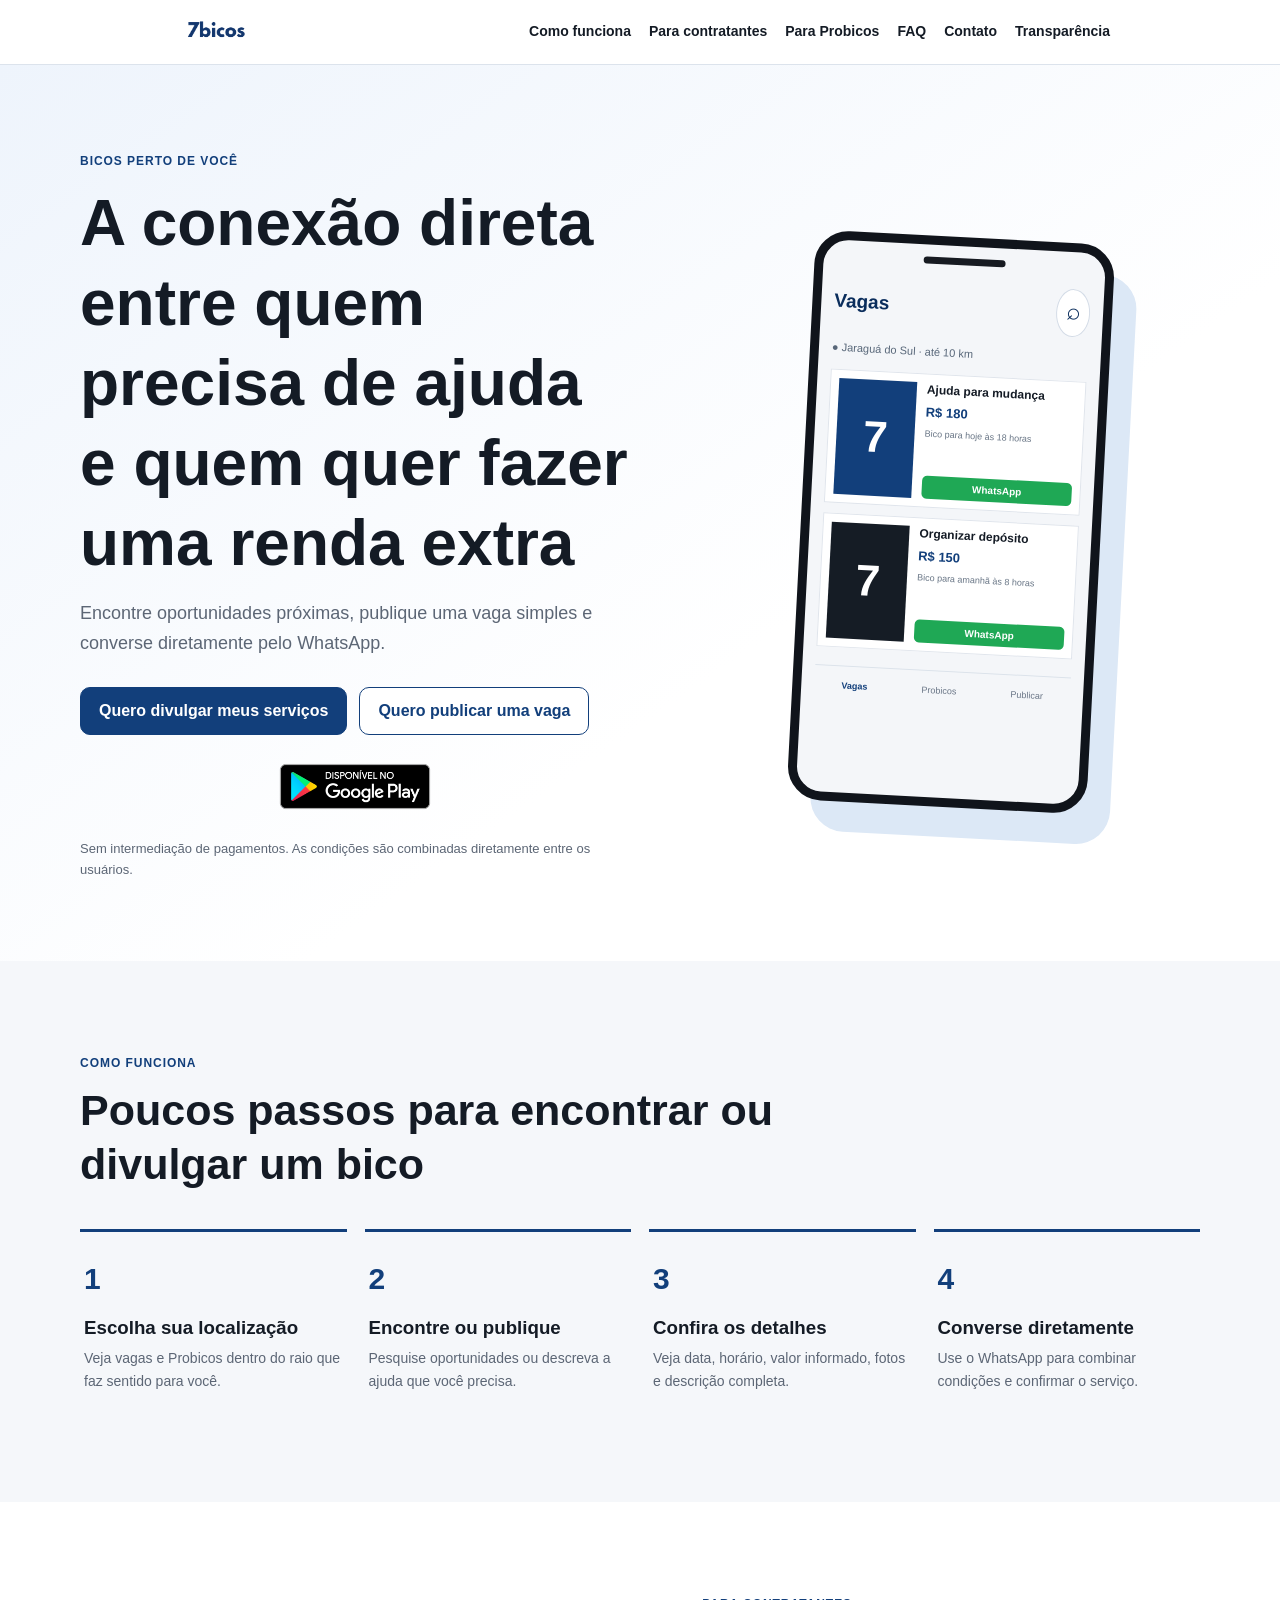
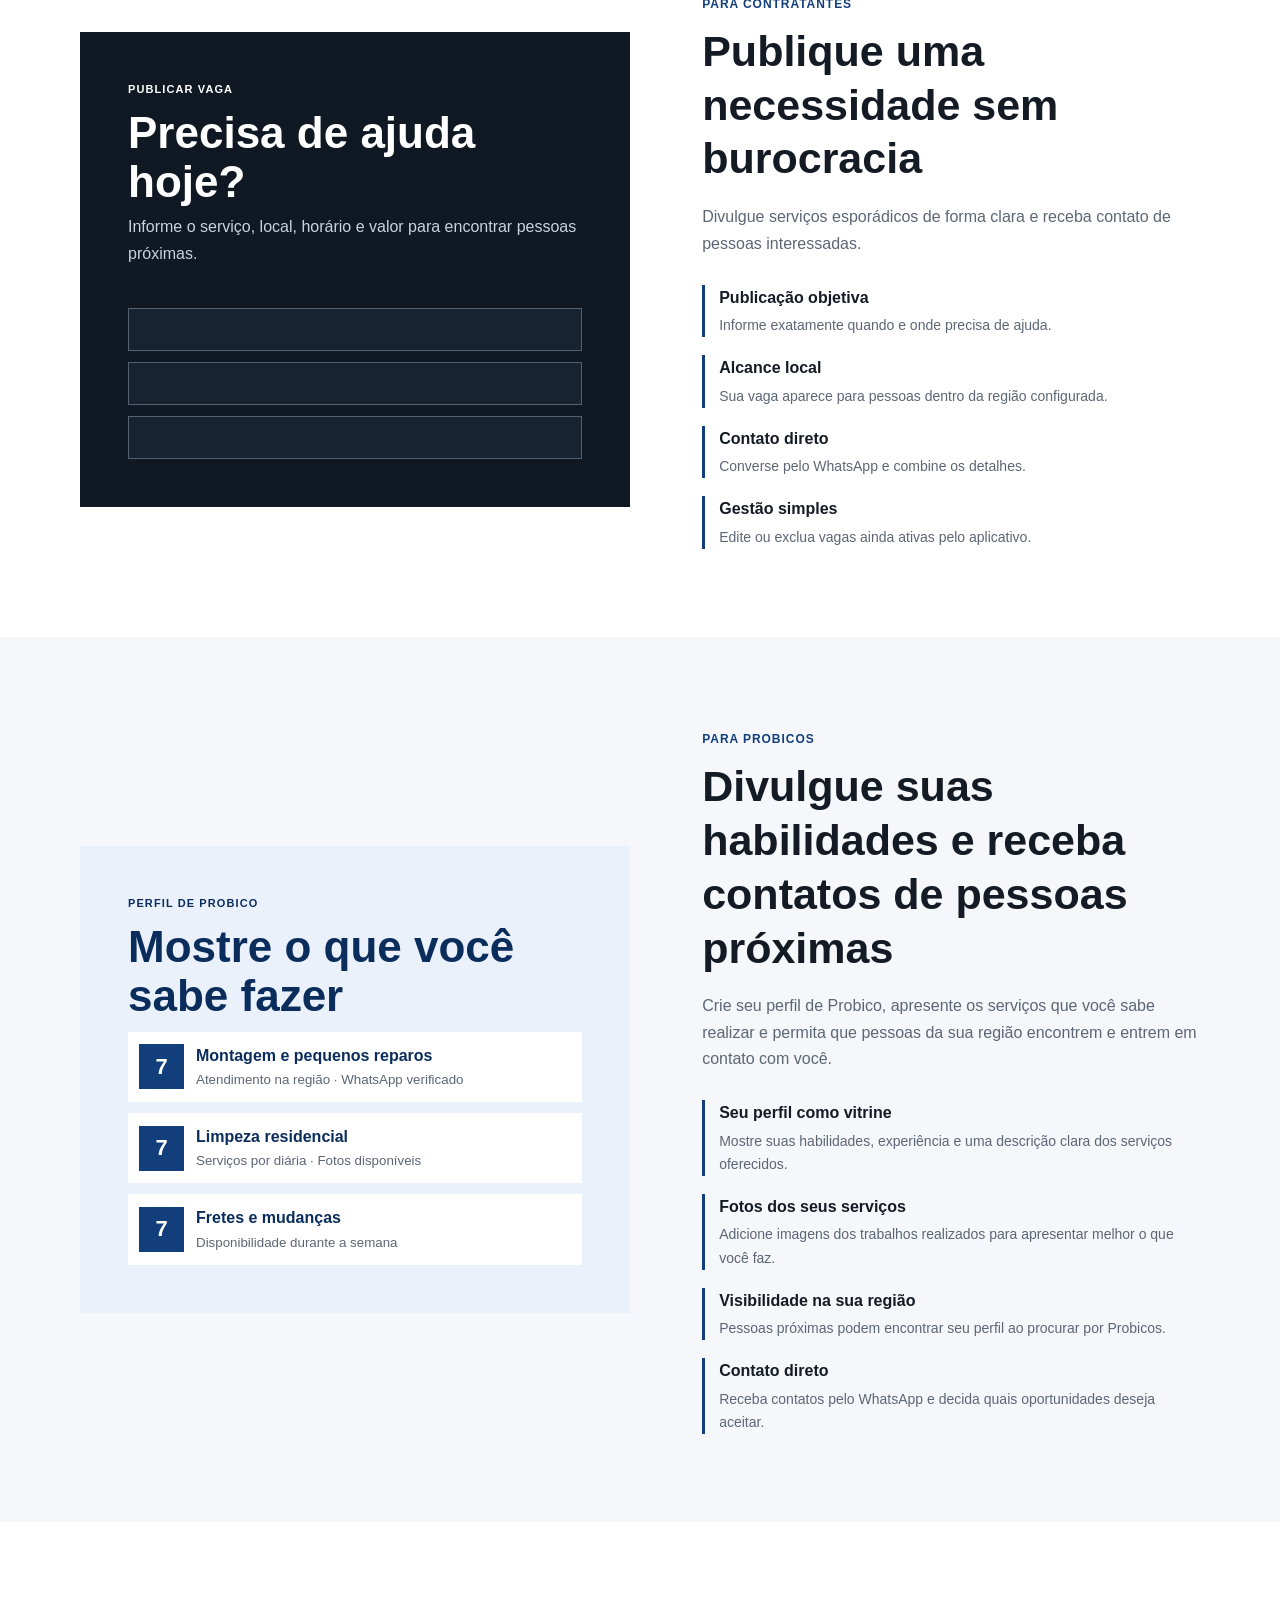
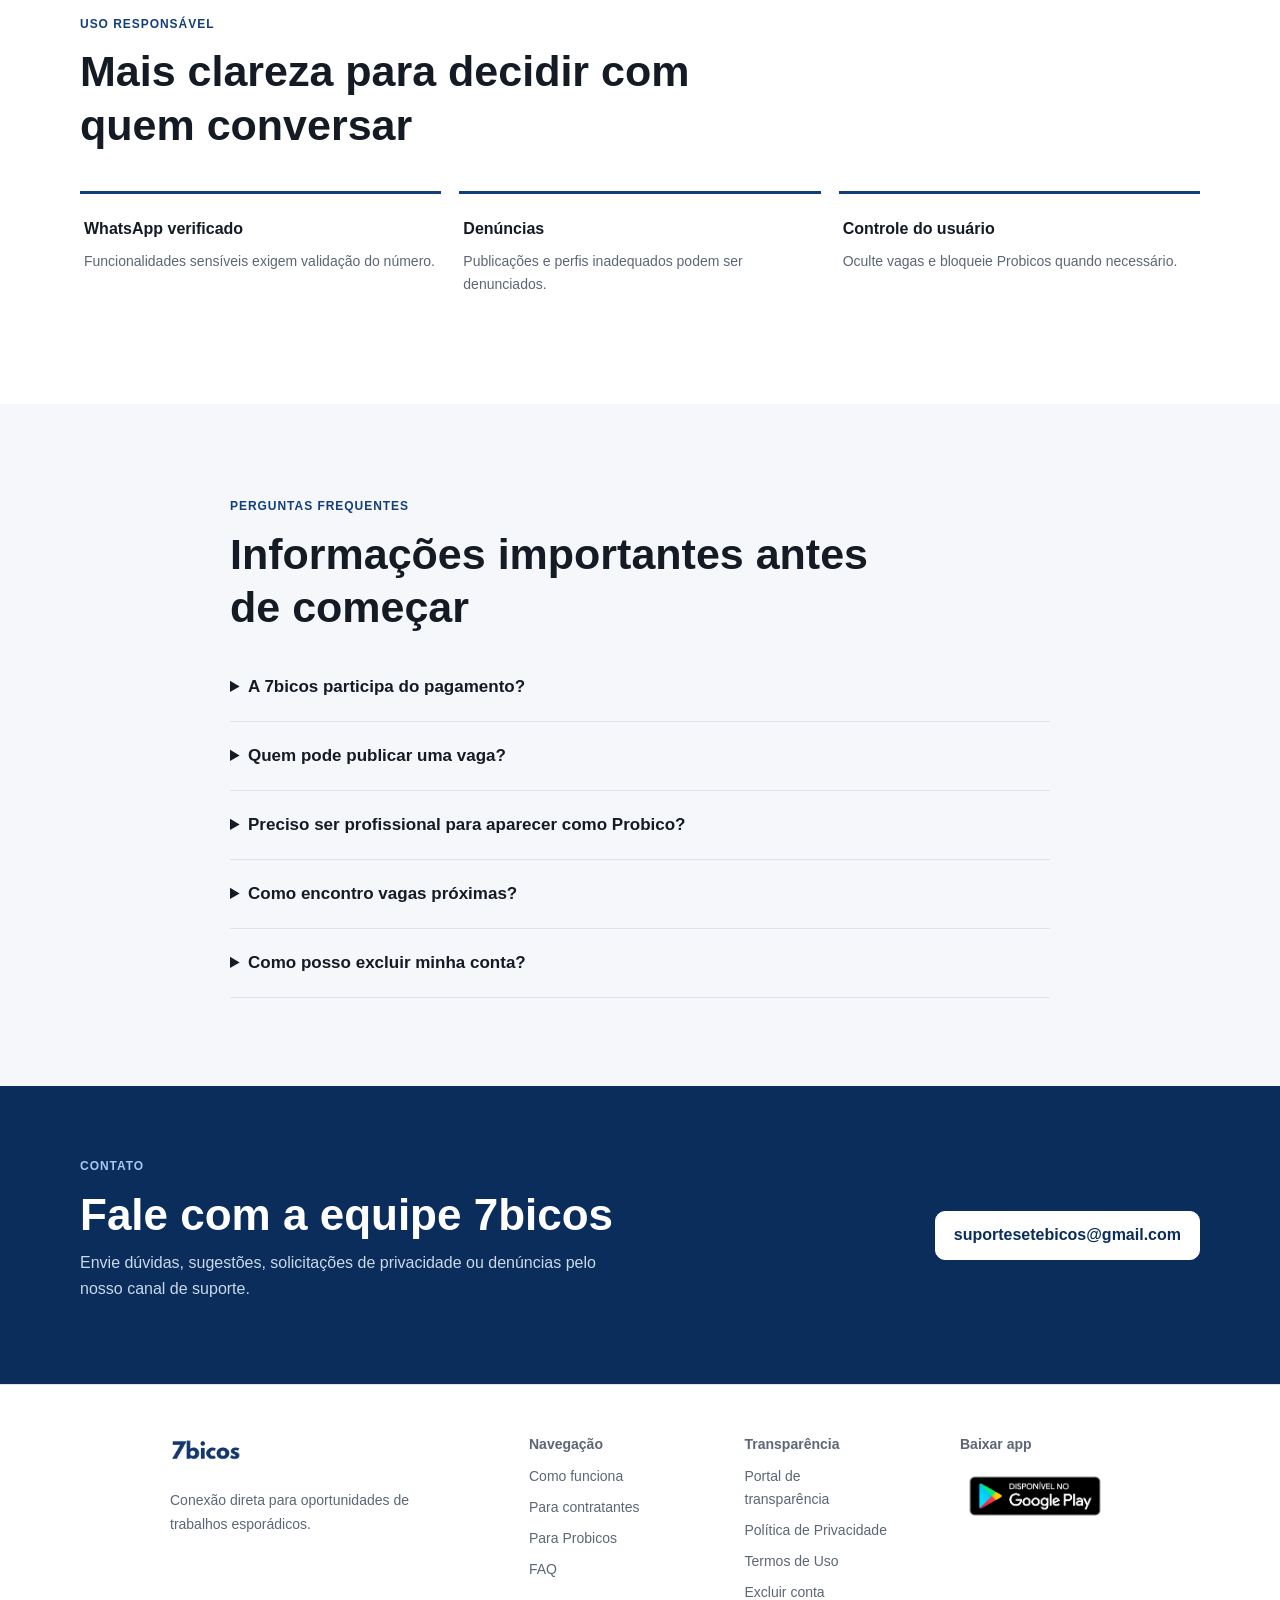
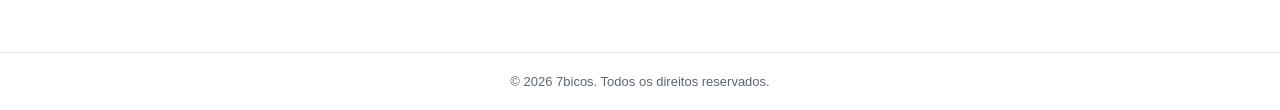
<file: index.html>
<!doctype html>
<html lang="pt-BR">
<head>
  <meta charset="utf-8">
  <meta name="viewport" content="width=device-width, initial-scale=1">
  <meta name="description" content="Encontre bicos próximos ou publique uma vaga simples para receber ajuda.">
  <title>7bicos | Encontre oportunidades perto de você</title>
  <link rel="icon" type="image/svg+xml" href="assets/favicon.svg">
  <link rel="stylesheet" href="styles.css">
</head>
<body>
  <header class="site-header">
    <nav class="nav" aria-label="Navegação principal">
      <a class="brand" href="#inicio" aria-label="7bicos - Início">
        <img src="assets/logo_7bicos.png" alt="7bicos">
      </a>
      <div class="nav-links">
        <a href="#como-funciona">Como funciona</a>
        <a href="#contratantes">Para contratantes</a>
        <a href="#probicos">Para Probicos</a>
        <a href="#faq">FAQ</a>
        <a href="#contato">Contato</a>
        <a href="transparencia/">Transparência</a>
      </div>
    </nav>
  </header>

  <main>
    <section class="institutional-hero" id="inicio">
      <div class="section-shell hero-grid">
        <div>
          <span class="eyebrow">Bicos perto de você</span>
          <h1>A conexão direta entre quem precisa de ajuda e quem quer fazer uma renda extra</h1>
          <p class="lead">Encontre oportunidades próximas, publique uma vaga simples e converse diretamente pelo WhatsApp.</p>
          <div class="actions">
            <a class="button" href="#probicos">Quero divulgar meus serviços</a>
            <a class="button secondary" href="#contratantes">Quero publicar uma vaga</a>
          </div>
          <a class="store-badge hero-store-badge" href="https://play.google.com/store/apps/details?id=com.setebicos.app" target="_blank" rel="noopener" aria-label="Baixar 7bicos no Google Play">
            <img src="images/google_play.png" alt="Disponível no Google Play">
          </a>
          <p class="hero-note">Sem intermediação de pagamentos. As condições são combinadas diretamente entre os usuários.</p>
        </div>
        <div class="phone-stage" aria-label="Demonstração da experiência no aplicativo">
          <div class="phone">
            <div class="phone-top"></div>
            <div class="app-bar">
              <strong>Vagas</strong>
              <span>⌕</span>
            </div>
            <div class="location-line">● Jaraguá do Sul · até 10 km</div>
            <article class="app-job">
              <div class="job-photo">7</div>
              <div>
                <strong>Ajuda para mudança</strong>
                <span>R$ 180</span>
                <small>Bico para hoje às 18 horas</small>
                <button>WhatsApp</button>
              </div>
            </article>
            <article class="app-job">
              <div class="job-photo alternate">7</div>
              <div>
                <strong>Organizar depósito</strong>
                <span>R$ 150</span>
                <small>Bico para amanhã às 8 horas</small>
                <button>WhatsApp</button>
              </div>
            </article>
            <div class="app-tabs"><b>Vagas</b><span>Probicos</span><span>Publicar</span></div>
          </div>
        </div>
      </div>
    </section>

    <section class="section" id="como-funciona">
      <div class="section-shell">
        <span class="eyebrow">Como funciona</span>
        <h2 class="section-title">Poucos passos para encontrar ou divulgar um bico</h2>
        <div class="steps">
          <article><b>1</b><h3>Escolha sua localização</h3><p>Veja vagas e Probicos dentro do raio que faz sentido para você.</p></article>
          <article><b>2</b><h3>Encontre ou publique</h3><p>Pesquise oportunidades ou descreva a ajuda que você precisa.</p></article>
          <article><b>3</b><h3>Confira os detalhes</h3><p>Veja data, horário, valor informado, fotos e descrição completa.</p></article>
          <article><b>4</b><h3>Converse diretamente</h3><p>Use o WhatsApp para combinar condições e confirmar o serviço.</p></article>
        </div>
      </div>
    </section>

    <section class="section split-section" id="contratantes">
      <div class="section-shell split-grid">
        <div class="section-visual dark-visual">
          <span>PUBLICAR VAGA</span>
          <strong>Precisa de ajuda hoje?</strong>
          <p>Informe o serviço, local, horário e valor para encontrar pessoas próximas.</p>
          <div class="mini-fields"><i></i><i></i><i></i></div>
        </div>
        <div>
          <span class="eyebrow">Para contratantes</span>
          <h2 class="section-title">Publique uma necessidade sem burocracia</h2>
          <p class="lead compact">Divulgue serviços esporádicos de forma clara e receba contato de pessoas interessadas.</p>
          <ul class="feature-list">
            <li><strong>Publicação objetiva</strong><span>Informe exatamente quando e onde precisa de ajuda.</span></li>
            <li><strong>Alcance local</strong><span>Sua vaga aparece para pessoas dentro da região configurada.</span></li>
            <li><strong>Contato direto</strong><span>Converse pelo WhatsApp e combine os detalhes.</span></li>
            <li><strong>Gestão simples</strong><span>Edite ou exclua vagas ainda ativas pelo aplicativo.</span></li>
          </ul>
        </div>
      </div>
    </section>

    <section class="section" id="probicos">
      <div class="section-shell split-grid reverse">
        <div>
          <span class="eyebrow">Para Probicos</span>
          <h2 class="section-title">Divulgue suas habilidades e receba contatos de pessoas próximas</h2>
          <p class="lead compact">Crie seu perfil de Probico, apresente os serviços que você sabe realizar e permita que pessoas da sua região encontrem e entrem em contato com você.</p>
          <ul class="feature-list">
            <li><strong>Seu perfil como vitrine</strong><span>Mostre suas habilidades, experiência e uma descrição clara dos serviços oferecidos.</span></li>
            <li><strong>Fotos dos seus serviços</strong><span>Adicione imagens dos trabalhos realizados para apresentar melhor o que você faz.</span></li>
            <li><strong>Visibilidade na sua região</strong><span>Pessoas próximas podem encontrar seu perfil ao procurar por Probicos.</span></li>
            <li><strong>Contato direto</strong><span>Receba contatos pelo WhatsApp e decida quais oportunidades deseja aceitar.</span></li>
          </ul>
        </div>
        <div class="section-visual light-visual">
          <span>PERFIL DE PROBICO</span>
          <strong>Mostre o que você sabe fazer</strong>
          <div class="opportunity"><i>7</i><p><b>Montagem e pequenos reparos</b><small>Atendimento na região · WhatsApp verificado</small></p></div>
          <div class="opportunity"><i>7</i><p><b>Limpeza residencial</b><small>Serviços por diária · Fotos disponíveis</small></p></div>
          <div class="opportunity"><i>7</i><p><b>Fretes e mudanças</b><small>Disponibilidade durante a semana</small></p></div>
        </div>
      </div>
    </section>

    <section class="section trust-section">
      <div class="section-shell">
        <span class="eyebrow">Uso responsável</span>
        <h2 class="section-title">Mais clareza para decidir com quem conversar</h2>
        <div class="trust-grid">
          <article><strong>WhatsApp verificado</strong><p>Funcionalidades sensíveis exigem validação do número.</p></article>
          <article><strong>Denúncias</strong><p>Publicações e perfis inadequados podem ser denunciados.</p></article>
          <article><strong>Controle do usuário</strong><p>Oculte vagas e bloqueie Probicos quando necessário.</p></article>
        </div>
      </div>
    </section>

    <section class="section" id="faq">
      <div class="section-shell narrow">
        <span class="eyebrow">Perguntas frequentes</span>
        <h2 class="section-title">Informações importantes antes de começar</h2>
        <details><summary>A 7bicos participa do pagamento?</summary><p>Não. Valores, formas de pagamento e condições são combinados diretamente entre os usuários.</p></details>
        <details><summary>Quem pode publicar uma vaga?</summary><p>Usuários cadastrados, com e-mail e WhatsApp validados, podem publicar oportunidades permitidas pelas políticas da plataforma.</p></details>
        <details><summary>Preciso ser profissional para aparecer como Probico?</summary><p>Não. A 7bicos é voltada também para pessoas que querem oferecer habilidades e fazer trabalhos esporádicos.</p></details>
        <details><summary>Como encontro vagas próximas?</summary><p>Defina uma localização e escolha o raio de distância. O aplicativo mostrará somente oportunidades dentro dessa região.</p></details>
        <details><summary>Como posso excluir minha conta?</summary><p>A exclusão pode ser feita dentro do aplicativo ou pela <a href="excluir-conta/">página pública de exclusão</a>.</p></details>
      </div>
    </section>

    <section class="contact-section" id="contato">
      <div class="section-shell contact-grid">
        <div>
          <span class="eyebrow light">Contato</span>
          <h2>Fale com a equipe 7bicos</h2>
          <p>Envie dúvidas, sugestões, solicitações de privacidade ou denúncias pelo nosso canal de suporte.</p>
        </div>
        <a class="button contact-button" href="mailto:suportesetebicos@gmail.com">suportesetebicos@gmail.com</a>
      </div>
    </section>
  </main>

  <footer class="footer">
    <div class="footer-inner footer-grid">
      <div>
        <img class="footer-logo" src="assets/logo_7bicos.png" alt="7bicos">
        <p>Conexão direta para oportunidades de trabalhos esporádicos.</p>
      </div>
      <div><strong>Navegação</strong><a href="#como-funciona">Como funciona</a><a href="#contratantes">Para contratantes</a><a href="#probicos">Para Probicos</a><a href="#faq">FAQ</a></div>
      <div><strong>Transparência</strong><a href="transparencia/">Portal de transparência</a><a href="privacidade/">Política de Privacidade</a><a href="termos/">Termos de Uso</a><a href="excluir-conta/">Excluir conta</a></div>
      <div>
        <strong>Baixar app</strong>
        <a class="store-badge footer-store-badge" href="https://play.google.com/store/apps/details?id=com.setebicos.app" target="_blank" rel="noopener" aria-label="Baixar 7bicos no Google Play">
          <img src="images/google_play.png" alt="Disponível no Google Play">
        </a>
      </div>
    </div>
    <div class="footer-bottom">© 2026 7bicos. Todos os direitos reservados.</div>
  </footer>
</body>
</html>
</file>
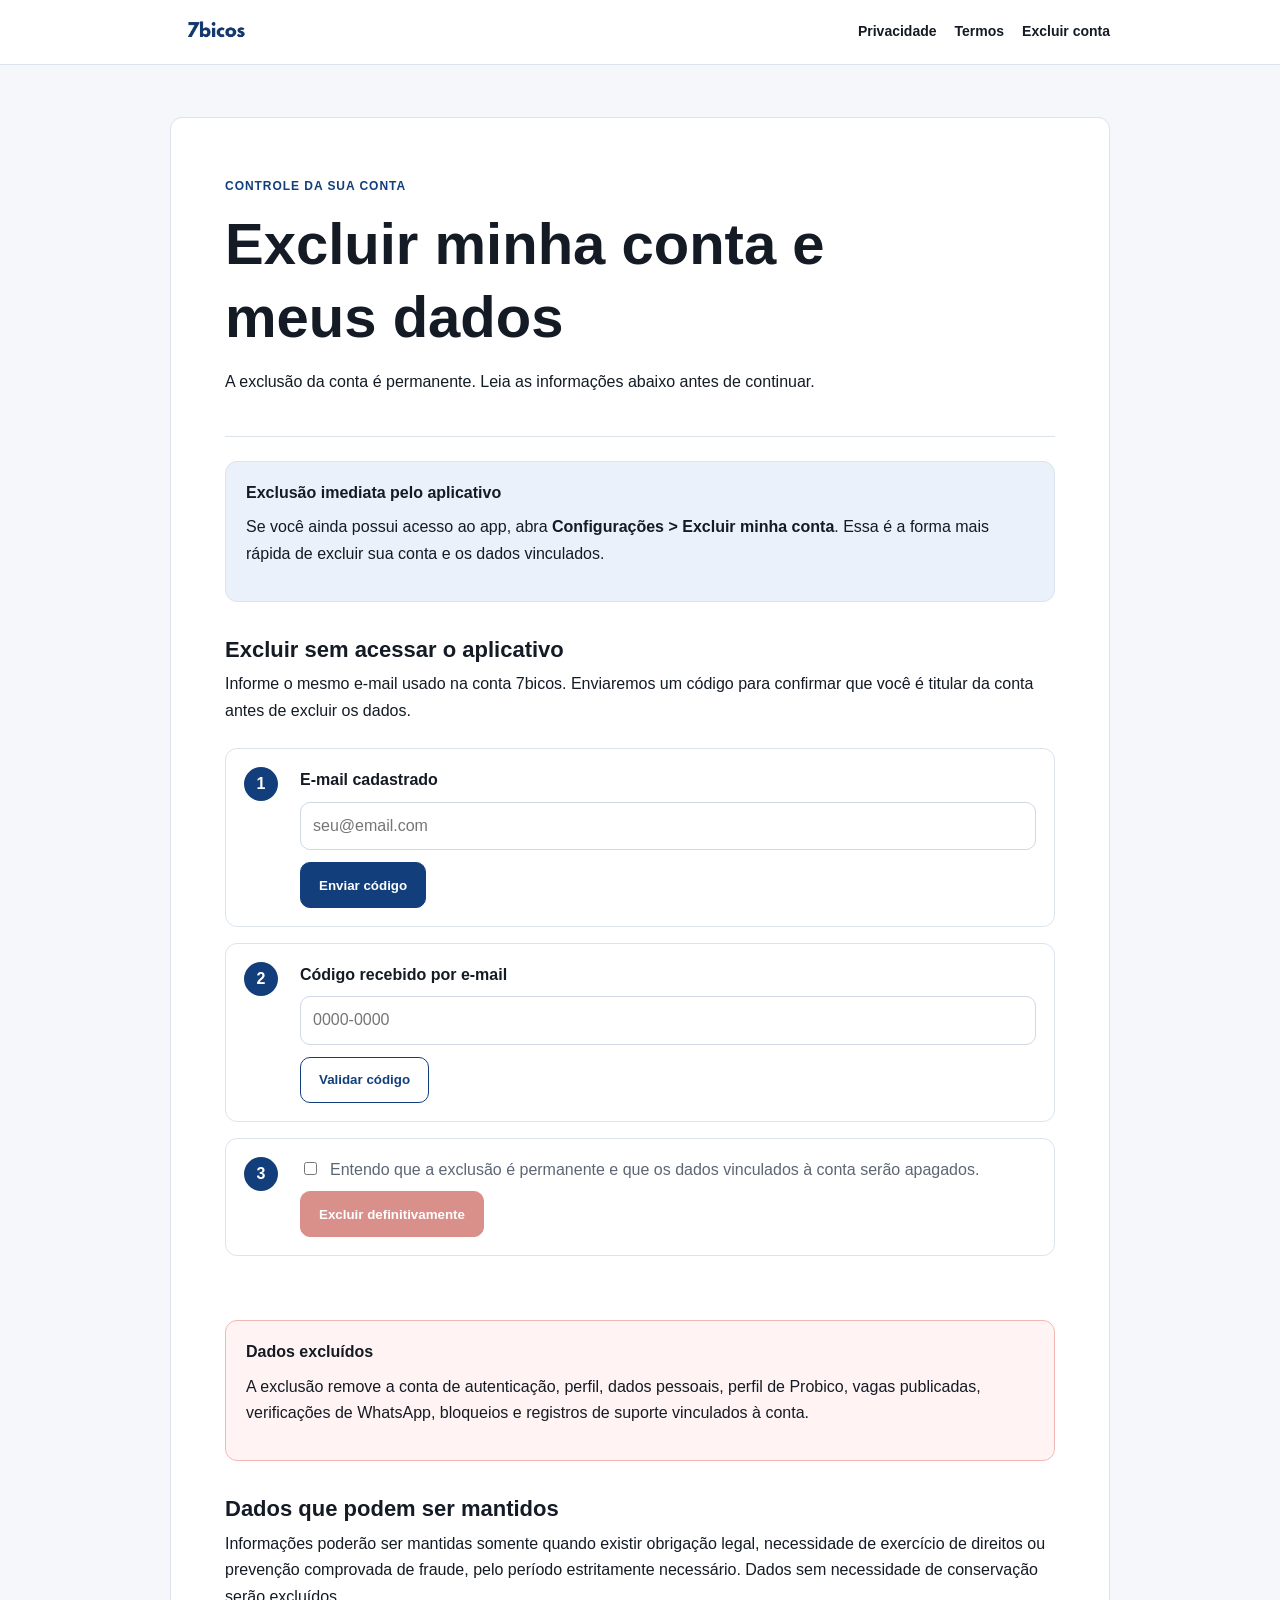
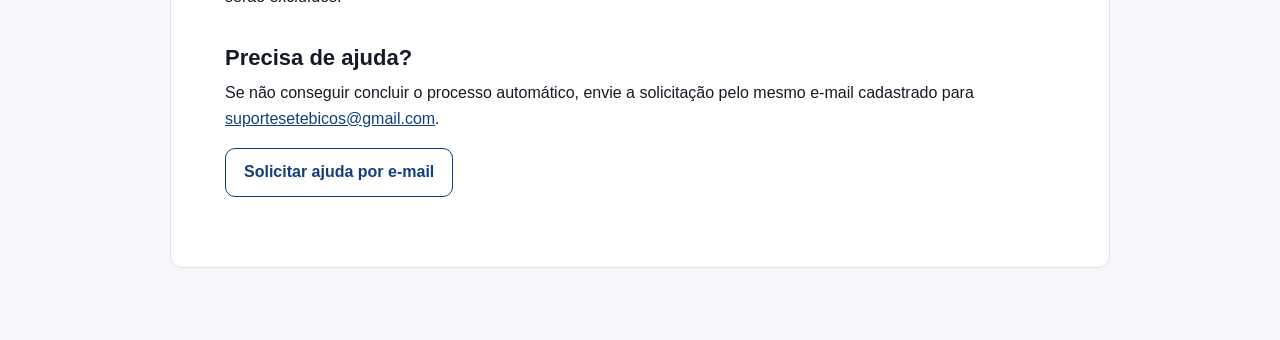
<file: excluir-conta/index.html>
<!doctype html>
<html lang="pt-BR">
<head>
  <meta charset="utf-8">
  <meta name="viewport" content="width=device-width, initial-scale=1">
  <meta name="description" content="Solicite a exclusão da sua conta e dos dados relacionados na plataforma 7bicos.">
  <title>Excluir minha conta | 7bicos</title>
  <link rel="icon" type="image/svg+xml" href="../assets/favicon.svg">
  <link rel="stylesheet" href="../styles.css">
</head>
<body>
  <header class="site-header">
    <nav class="nav" aria-label="Navegação principal">
      <a class="brand" href="../" aria-label="7bicos - Início">
        <img src="../assets/logo_7bicos.png" alt="7bicos">
      </a>
      <div class="nav-links">
        <a href="../privacidade/">Privacidade</a>
        <a href="../termos/">Termos</a>
        <a href="../excluir-conta/">Excluir conta</a>
      </div>
    </nav>
  </header>

  <main class="page">
    <article class="document">
      <header class="document-header">
        <span class="eyebrow">Controle da sua conta</span>
        <h1>Excluir minha conta e meus dados</h1>
        <p>A exclusão da conta é permanente. Leia as informações abaixo antes de continuar.</p>
      </header>

      <div class="notice">
        <strong>Exclusão imediata pelo aplicativo</strong>
        <p>Se você ainda possui acesso ao app, abra <strong>Configurações &gt; Excluir minha conta</strong>. Essa é a forma mais rápida de excluir sua conta e os dados vinculados.</p>
      </div>

      <h2>Excluir sem acessar o aplicativo</h2>
      <p>Informe o mesmo e-mail usado na conta 7bicos. Enviaremos um código para confirmar que você é titular da conta antes de excluir os dados.</p>

      <section class="delete-flow" aria-label="Fluxo de exclusão automática">
        <div class="delete-step">
          <span>1</span>
          <div>
            <label for="account-email">E-mail cadastrado</label>
            <input id="account-email" type="email" autocomplete="email" placeholder="seu@email.com">
            <button class="button" id="send-code" type="button">Enviar código</button>
          </div>
        </div>

        <div class="delete-step">
          <span>2</span>
          <div>
            <label for="account-code">Código recebido por e-mail</label>
            <input id="account-code" type="text" inputmode="numeric" autocomplete="one-time-code" maxlength="9" placeholder="0000-0000">
            <button class="button secondary" id="verify-code" type="button">Validar código</button>
          </div>
        </div>

        <div class="delete-step">
          <span>3</span>
          <div>
            <label class="checkbox-row">
              <input id="confirm-delete" type="checkbox">
              <span>Entendo que a exclusão é permanente e que os dados vinculados à conta serão apagados.</span>
            </label>
            <button class="button danger" id="delete-account" type="button" disabled>Excluir definitivamente</button>
          </div>
        </div>

        <p class="form-status" id="form-status" role="status" aria-live="polite"></p>
      </section>

      <div class="notice danger">
        <strong>Dados excluídos</strong>
        <p>A exclusão remove a conta de autenticação, perfil, dados pessoais, perfil de Probico, vagas publicadas, verificações de WhatsApp, bloqueios e registros de suporte vinculados à conta.</p>
      </div>

      <h2>Dados que podem ser mantidos</h2>
      <p>Informações poderão ser mantidas somente quando existir obrigação legal, necessidade de exercício de direitos ou prevenção comprovada de fraude, pelo período estritamente necessário. Dados sem necessidade de conservação serão excluídos.</p>

      <h2>Precisa de ajuda?</h2>
      <p>Se não conseguir concluir o processo automático, envie a solicitação pelo mesmo e-mail cadastrado para <a href="mailto:suportesetebicos@gmail.com">suportesetebicos@gmail.com</a>.</p>
      <p>
        <a class="button secondary" href="mailto:suportesetebicos@gmail.com?subject=Solicita%C3%A7%C3%A3o%20de%20exclus%C3%A3o%20de%20conta%20-%207bicos&amp;body=Ol%C3%A1%2C%20equipe%207bicos.%0A%0ASolicito%20a%20exclus%C3%A3o%20permanente%20da%20minha%20conta%20e%20dos%20dados%20vinculados.%0A%0AE-mail%20cadastrado%3A%20%0A%0AEntendo%20que%20a%20exclus%C3%A3o%20%C3%A9%20permanente.">
          Solicitar ajuda por e-mail
        </a>
      </p>
    </article>
  </main>
  <script src="../delete-account.js"></script>
</body>
</html>
</file>
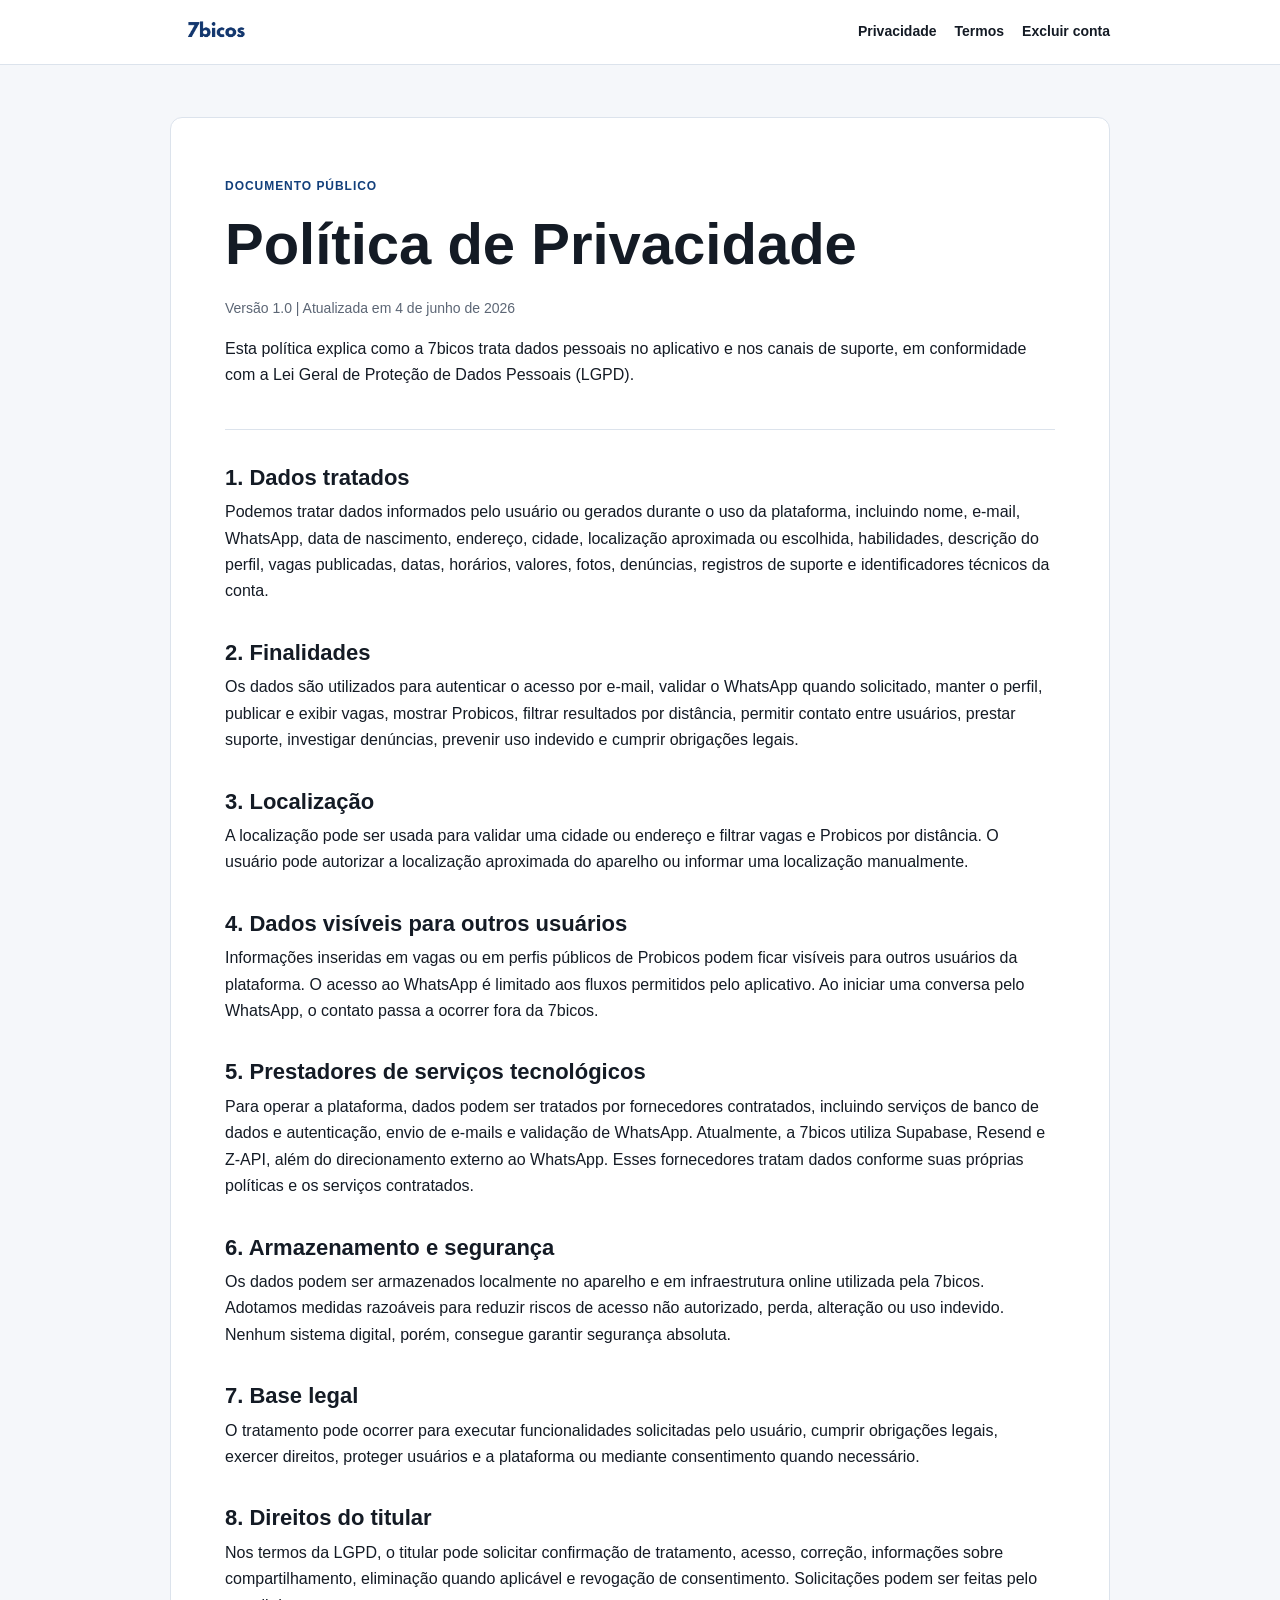
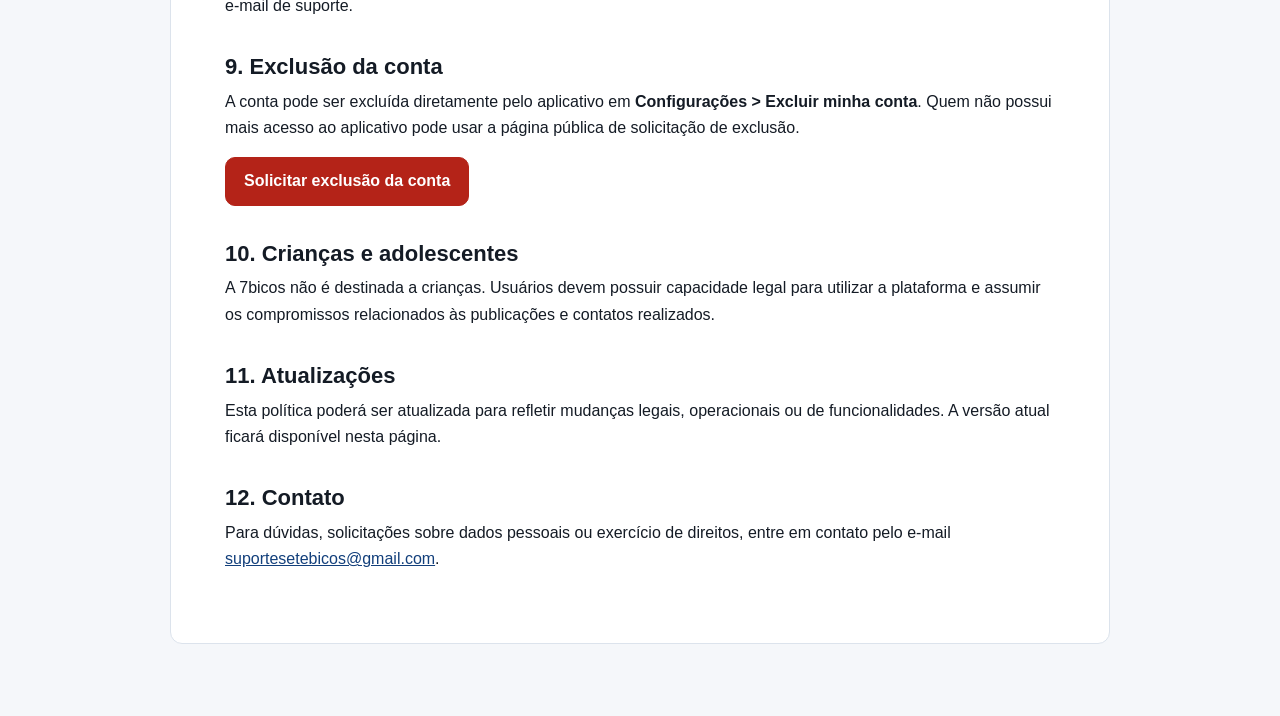
<file: privacidade/index.html>
<!doctype html>
<html lang="pt-BR">
<head>
  <meta charset="utf-8">
  <meta name="viewport" content="width=device-width, initial-scale=1">
  <meta name="description" content="Política de Privacidade da plataforma 7bicos.">
  <title>Política de Privacidade | 7bicos</title>
  <link rel="icon" type="image/svg+xml" href="../assets/favicon.svg">
  <link rel="stylesheet" href="../styles.css">
</head>
<body>
  <header class="site-header">
    <nav class="nav" aria-label="Navegação principal">
      <a class="brand" href="../" aria-label="7bicos - Início">
        <img src="../assets/logo_7bicos.png" alt="7bicos">
      </a>
      <div class="nav-links">
        <a href="../privacidade/">Privacidade</a>
        <a href="../termos/">Termos</a>
        <a href="../excluir-conta/">Excluir conta</a>
      </div>
    </nav>
  </header>

  <main class="page">
    <article class="document">
      <header class="document-header">
        <span class="eyebrow">Documento público</span>
        <h1>Política de Privacidade</h1>
        <p class="meta">Versão 1.0 | Atualizada em 4 de junho de 2026</p>
        <p>Esta política explica como a 7bicos trata dados pessoais no aplicativo e nos canais de suporte, em conformidade com a Lei Geral de Proteção de Dados Pessoais (LGPD).</p>
      </header>

      <h2>1. Dados tratados</h2>
      <p>Podemos tratar dados informados pelo usuário ou gerados durante o uso da plataforma, incluindo nome, e-mail, WhatsApp, data de nascimento, endereço, cidade, localização aproximada ou escolhida, habilidades, descrição do perfil, vagas publicadas, datas, horários, valores, fotos, denúncias, registros de suporte e identificadores técnicos da conta.</p>

      <h2>2. Finalidades</h2>
      <p>Os dados são utilizados para autenticar o acesso por e-mail, validar o WhatsApp quando solicitado, manter o perfil, publicar e exibir vagas, mostrar Probicos, filtrar resultados por distância, permitir contato entre usuários, prestar suporte, investigar denúncias, prevenir uso indevido e cumprir obrigações legais.</p>

      <h2>3. Localização</h2>
      <p>A localização pode ser usada para validar uma cidade ou endereço e filtrar vagas e Probicos por distância. O usuário pode autorizar a localização aproximada do aparelho ou informar uma localização manualmente.</p>

      <h2>4. Dados visíveis para outros usuários</h2>
      <p>Informações inseridas em vagas ou em perfis públicos de Probicos podem ficar visíveis para outros usuários da plataforma. O acesso ao WhatsApp é limitado aos fluxos permitidos pelo aplicativo. Ao iniciar uma conversa pelo WhatsApp, o contato passa a ocorrer fora da 7bicos.</p>

      <h2>5. Prestadores de serviços tecnológicos</h2>
      <p>Para operar a plataforma, dados podem ser tratados por fornecedores contratados, incluindo serviços de banco de dados e autenticação, envio de e-mails e validação de WhatsApp. Atualmente, a 7bicos utiliza Supabase, Resend e Z-API, além do direcionamento externo ao WhatsApp. Esses fornecedores tratam dados conforme suas próprias políticas e os serviços contratados.</p>

      <h2>6. Armazenamento e segurança</h2>
      <p>Os dados podem ser armazenados localmente no aparelho e em infraestrutura online utilizada pela 7bicos. Adotamos medidas razoáveis para reduzir riscos de acesso não autorizado, perda, alteração ou uso indevido. Nenhum sistema digital, porém, consegue garantir segurança absoluta.</p>

      <h2>7. Base legal</h2>
      <p>O tratamento pode ocorrer para executar funcionalidades solicitadas pelo usuário, cumprir obrigações legais, exercer direitos, proteger usuários e a plataforma ou mediante consentimento quando necessário.</p>

      <h2>8. Direitos do titular</h2>
      <p>Nos termos da LGPD, o titular pode solicitar confirmação de tratamento, acesso, correção, informações sobre compartilhamento, eliminação quando aplicável e revogação de consentimento. Solicitações podem ser feitas pelo e-mail de suporte.</p>

      <h2>9. Exclusão da conta</h2>
      <p>A conta pode ser excluída diretamente pelo aplicativo em <strong>Configurações &gt; Excluir minha conta</strong>. Quem não possui mais acesso ao aplicativo pode usar a página pública de solicitação de exclusão.</p>
      <p><a class="button danger" href="../excluir-conta/">Solicitar exclusão da conta</a></p>

      <h2>10. Crianças e adolescentes</h2>
      <p>A 7bicos não é destinada a crianças. Usuários devem possuir capacidade legal para utilizar a plataforma e assumir os compromissos relacionados às publicações e contatos realizados.</p>

      <h2>11. Atualizações</h2>
      <p>Esta política poderá ser atualizada para refletir mudanças legais, operacionais ou de funcionalidades. A versão atual ficará disponível nesta página.</p>

      <h2>12. Contato</h2>
      <p>Para dúvidas, solicitações sobre dados pessoais ou exercício de direitos, entre em contato pelo e-mail <a href="mailto:suportesetebicos@gmail.com">suportesetebicos@gmail.com</a>.</p>
    </article>
  </main>
</body>
</html>
</file>
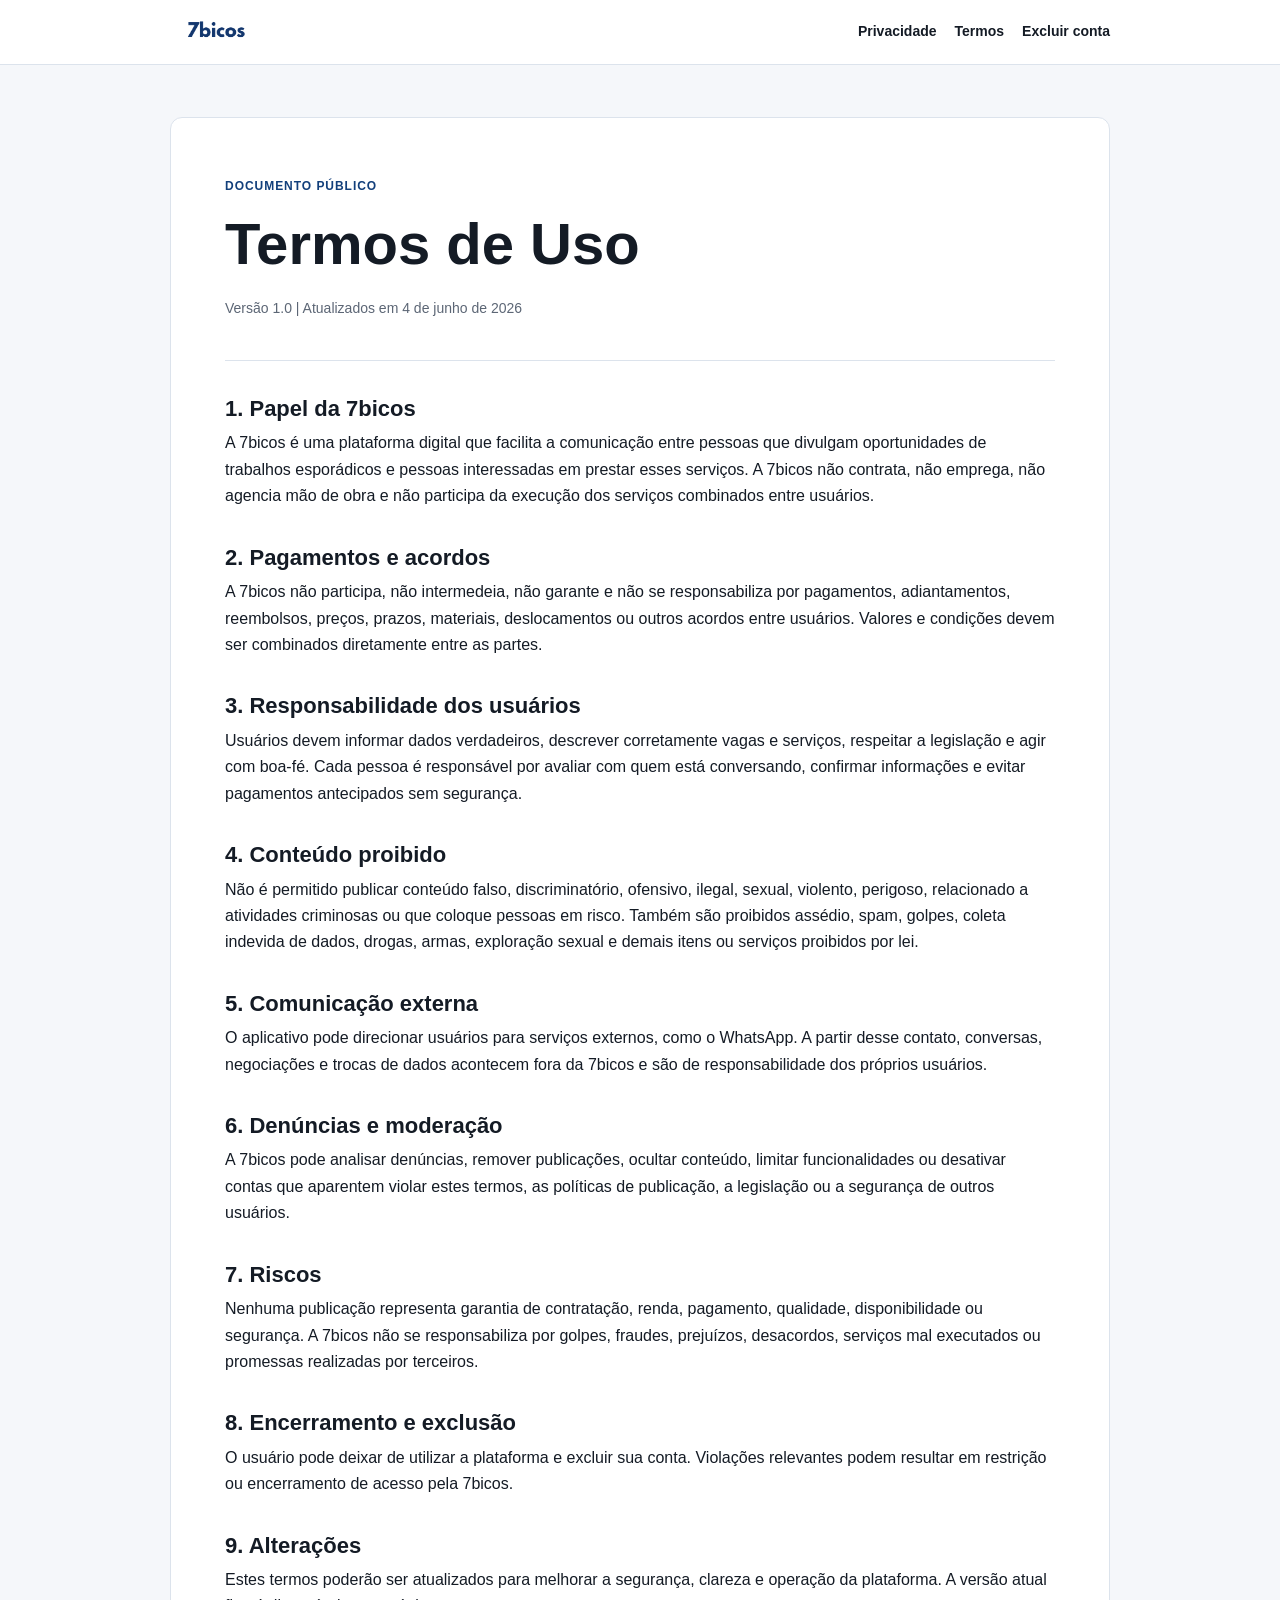
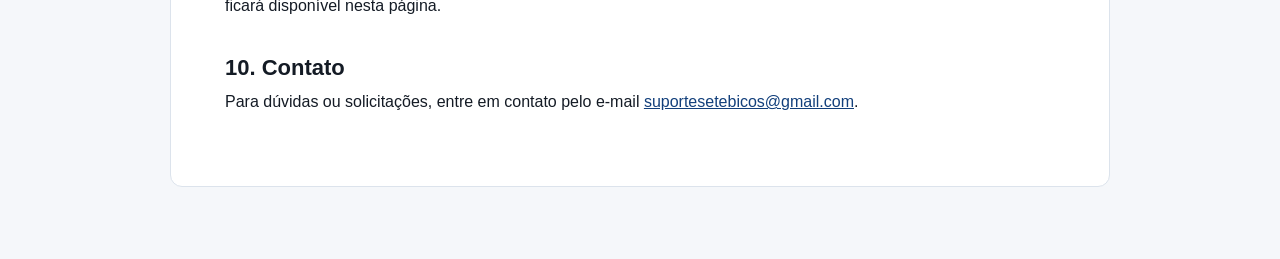
<file: termos/index.html>
<!doctype html>
<html lang="pt-BR">
<head>
  <meta charset="utf-8">
  <meta name="viewport" content="width=device-width, initial-scale=1">
  <meta name="description" content="Termos de Uso da plataforma 7bicos.">
  <title>Termos de Uso | 7bicos</title>
  <link rel="icon" type="image/svg+xml" href="../assets/favicon.svg">
  <link rel="stylesheet" href="../styles.css">
</head>
<body>
  <header class="site-header">
    <nav class="nav" aria-label="Navegação principal">
      <a class="brand" href="../" aria-label="7bicos - Início">
        <img src="../assets/logo_7bicos.png" alt="7bicos">
      </a>
      <div class="nav-links">
        <a href="../privacidade/">Privacidade</a>
        <a href="../termos/">Termos</a>
        <a href="../excluir-conta/">Excluir conta</a>
      </div>
    </nav>
  </header>

  <main class="page">
    <article class="document">
      <header class="document-header">
        <span class="eyebrow">Documento público</span>
        <h1>Termos de Uso</h1>
        <p class="meta">Versão 1.0 | Atualizados em 4 de junho de 2026</p>
      </header>

      <h2>1. Papel da 7bicos</h2>
      <p>A 7bicos é uma plataforma digital que facilita a comunicação entre pessoas que divulgam oportunidades de trabalhos esporádicos e pessoas interessadas em prestar esses serviços. A 7bicos não contrata, não emprega, não agencia mão de obra e não participa da execução dos serviços combinados entre usuários.</p>

      <h2>2. Pagamentos e acordos</h2>
      <p>A 7bicos não participa, não intermedeia, não garante e não se responsabiliza por pagamentos, adiantamentos, reembolsos, preços, prazos, materiais, deslocamentos ou outros acordos entre usuários. Valores e condições devem ser combinados diretamente entre as partes.</p>

      <h2>3. Responsabilidade dos usuários</h2>
      <p>Usuários devem informar dados verdadeiros, descrever corretamente vagas e serviços, respeitar a legislação e agir com boa-fé. Cada pessoa é responsável por avaliar com quem está conversando, confirmar informações e evitar pagamentos antecipados sem segurança.</p>

      <h2>4. Conteúdo proibido</h2>
      <p>Não é permitido publicar conteúdo falso, discriminatório, ofensivo, ilegal, sexual, violento, perigoso, relacionado a atividades criminosas ou que coloque pessoas em risco. Também são proibidos assédio, spam, golpes, coleta indevida de dados, drogas, armas, exploração sexual e demais itens ou serviços proibidos por lei.</p>

      <h2>5. Comunicação externa</h2>
      <p>O aplicativo pode direcionar usuários para serviços externos, como o WhatsApp. A partir desse contato, conversas, negociações e trocas de dados acontecem fora da 7bicos e são de responsabilidade dos próprios usuários.</p>

      <h2>6. Denúncias e moderação</h2>
      <p>A 7bicos pode analisar denúncias, remover publicações, ocultar conteúdo, limitar funcionalidades ou desativar contas que aparentem violar estes termos, as políticas de publicação, a legislação ou a segurança de outros usuários.</p>

      <h2>7. Riscos</h2>
      <p>Nenhuma publicação representa garantia de contratação, renda, pagamento, qualidade, disponibilidade ou segurança. A 7bicos não se responsabiliza por golpes, fraudes, prejuízos, desacordos, serviços mal executados ou promessas realizadas por terceiros.</p>

      <h2>8. Encerramento e exclusão</h2>
      <p>O usuário pode deixar de utilizar a plataforma e excluir sua conta. Violações relevantes podem resultar em restrição ou encerramento de acesso pela 7bicos.</p>

      <h2>9. Alterações</h2>
      <p>Estes termos poderão ser atualizados para melhorar a segurança, clareza e operação da plataforma. A versão atual ficará disponível nesta página.</p>

      <h2>10. Contato</h2>
      <p>Para dúvidas ou solicitações, entre em contato pelo e-mail <a href="mailto:suportesetebicos@gmail.com">suportesetebicos@gmail.com</a>.</p>
    </article>
  </main>
</body>
</html>
</file>
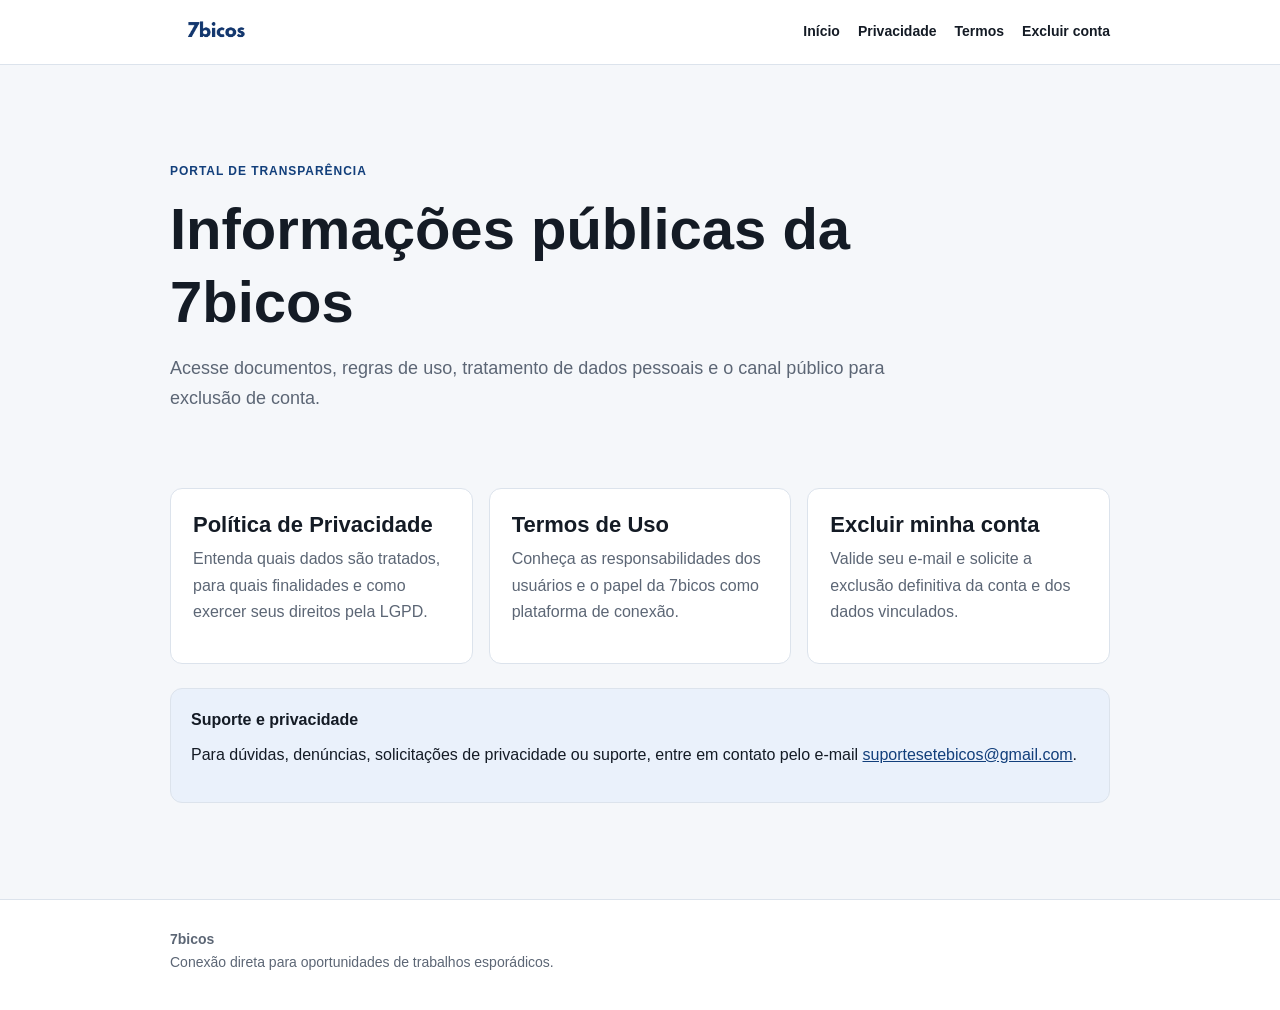
<file: transparencia/index.html>
<!doctype html>
<html lang="pt-BR">
<head>
  <meta charset="utf-8">
  <meta name="viewport" content="width=device-width, initial-scale=1">
  <meta name="description" content="Portal de transparência da 7bicos com documentos legais, privacidade e exclusão de conta.">
  <title>Portal de Transparência | 7bicos</title>
  <link rel="icon" type="image/svg+xml" href="../assets/favicon.svg">
  <link rel="stylesheet" href="../styles.css">
</head>
<body>
  <header class="site-header">
    <nav class="nav" aria-label="Navegação principal">
      <a class="brand" href="../" aria-label="7bicos - Início">
        <img src="../assets/logo_7bicos.png" alt="7bicos">
      </a>
      <div class="nav-links">
        <a href="../">Início</a>
        <a href="../privacidade/">Privacidade</a>
        <a href="../termos/">Termos</a>
        <a href="../excluir-conta/">Excluir conta</a>
      </div>
    </nav>
  </header>

  <main class="page">
    <section class="hero">
      <span class="eyebrow">Portal de transparência</span>
      <h1>Informações públicas da 7bicos</h1>
      <p class="lead">Acesse documentos, regras de uso, tratamento de dados pessoais e o canal público para exclusão de conta.</p>
    </section>

    <section class="grid" aria-label="Documentos disponíveis">
      <a class="card" href="../privacidade/">
        <h2>Política de Privacidade</h2>
        <p>Entenda quais dados são tratados, para quais finalidades e como exercer seus direitos pela LGPD.</p>
      </a>
      <a class="card" href="../termos/">
        <h2>Termos de Uso</h2>
        <p>Conheça as responsabilidades dos usuários e o papel da 7bicos como plataforma de conexão.</p>
      </a>
      <a class="card" href="../excluir-conta/">
        <h2>Excluir minha conta</h2>
        <p>Valide seu e-mail e solicite a exclusão definitiva da conta e dos dados vinculados.</p>
      </a>
    </section>

    <section class="notice">
      <strong>Suporte e privacidade</strong>
      <p>Para dúvidas, denúncias, solicitações de privacidade ou suporte, entre em contato pelo e-mail <a href="mailto:suportesetebicos@gmail.com">suportesetebicos@gmail.com</a>.</p>
    </section>
  </main>

  <footer class="footer">
    <div class="footer-inner">
      <strong>7bicos</strong><br>
      Conexão direta para oportunidades de trabalhos esporádicos.
    </div>
  </footer>
</body>
</html>
</file>
<file: styles.css>
:root {
  color-scheme: light;
  --blue: #123f7b;
  --blue-strong: #0a2d5c;
  --blue-soft: #eaf1fb;
  --ink: #141b25;
  --muted: #5c6675;
  --line: #dce3ec;
  --surface: #ffffff;
  --background: #f5f7fa;
  --danger: #b42318;
}

* {
  box-sizing: border-box;
}

html {
  scroll-behavior: smooth;
}

body {
  margin: 0;
  background: var(--background);
  color: var(--ink);
  font-family: Inter, "Segoe UI", Roboto, Arial, sans-serif;
  line-height: 1.65;
}

a {
  color: var(--blue);
}

.site-header {
  position: sticky;
  top: 0;
  z-index: 10;
  border-bottom: 1px solid var(--line);
  background: rgba(255, 255, 255, 0.96);
}

.nav,
.page,
.footer-inner {
  width: min(940px, calc(100% - 32px));
  margin: 0 auto;
}

.nav {
  min-height: 64px;
  display: flex;
  align-items: center;
  justify-content: space-between;
  gap: 20px;
}

.brand {
  display: flex;
  align-items: center;
  text-decoration: none;
}

.brand img {
  display: block;
  width: 92px;
  height: 34px;
  object-fit: contain;
}

.nav-links {
  display: flex;
  flex-wrap: wrap;
  gap: 18px;
}

.nav-links a {
  color: var(--ink);
  font-size: 14px;
  font-weight: 600;
  text-decoration: none;
}

.page {
  padding: 52px 0 72px;
}

.hero {
  padding: 40px 0 24px;
}

.eyebrow {
  color: var(--blue);
  font-size: 12px;
  font-weight: 800;
  letter-spacing: 0.08em;
  text-transform: uppercase;
}

h1,
h2,
h3 {
  line-height: 1.25;
}

h1 {
  max-width: 760px;
  margin: 10px 0 16px;
  font-size: clamp(34px, 7vw, 58px);
}

h2 {
  margin: 34px 0 8px;
  font-size: 22px;
}

p {
  margin: 8px 0 16px;
}

.lead {
  max-width: 720px;
  color: var(--muted);
  font-size: 18px;
}

.actions {
  display: flex;
  flex-wrap: wrap;
  gap: 12px;
  margin-top: 28px;
}

.button {
  min-height: 46px;
  display: inline-flex;
  align-items: center;
  justify-content: center;
  border: 1px solid var(--blue);
  border-radius: 10px;
  padding: 10px 18px;
  background: var(--blue);
  color: #ffffff;
  font-weight: 700;
  text-decoration: none;
}

.button.secondary {
  background: var(--surface);
  color: var(--blue);
}

.button.danger {
  border-color: var(--danger);
  background: var(--danger);
}

.store-badge {
  display: inline-flex;
  align-items: center;
  width: fit-content;
  line-height: 0;
}

.store-badge img {
  display: block;
  width: 172px;
  height: auto;
}

.hero-store-badge {
  display: flex;
  margin: 18px auto 0;
}

.grid {
  display: grid;
  grid-template-columns: repeat(3, 1fr);
  gap: 16px;
  margin-top: 34px;
}

.card,
.document,
.notice {
  border: 1px solid var(--line);
  border-radius: 12px;
  background: var(--surface);
}

.card {
  min-height: 175px;
  padding: 22px;
  color: inherit;
  text-decoration: none;
}

.card:hover {
  border-color: #9cb5d4;
}

.card h2 {
  margin-top: 0;
}

.card p {
  color: var(--muted);
}

.document {
  padding: clamp(22px, 5vw, 54px);
}

.document-header {
  padding-bottom: 24px;
  border-bottom: 1px solid var(--line);
}

.meta {
  color: var(--muted);
  font-size: 14px;
}

.notice {
  margin: 24px 0;
  padding: 18px 20px;
  background: var(--blue-soft);
}

.notice.danger {
  border-color: #f2b8b5;
  background: #fff4f3;
}

.delete-flow {
  display: grid;
  gap: 16px;
  margin: 24px 0;
}

.delete-step {
  display: grid;
  grid-template-columns: 42px 1fr;
  gap: 14px;
  border: 1px solid var(--line);
  border-radius: 12px;
  background: #fff;
  padding: 18px;
}

.delete-step > span {
  display: grid;
  width: 34px;
  height: 34px;
  place-items: center;
  border-radius: 50%;
  background: var(--blue);
  color: #fff;
  font-weight: 800;
}

.delete-step label {
  display: block;
  margin-bottom: 8px;
  font-weight: 750;
}

.delete-step input[type="email"],
.delete-step input[type="text"] {
  width: 100%;
  min-height: 46px;
  margin-bottom: 12px;
  border: 1px solid #cfd8e5;
  border-radius: 10px;
  padding: 10px 12px;
  font: inherit;
}

.checkbox-row {
  display: grid !important;
  grid-template-columns: 20px 1fr;
  gap: 10px;
  align-items: start;
  color: var(--muted);
  font-weight: 500 !important;
}

.checkbox-row input {
  margin-top: 5px;
}

.button:disabled {
  cursor: not-allowed;
  opacity: 0.5;
}

.form-status {
  min-height: 24px;
  margin: 0;
  color: var(--muted);
  font-weight: 650;
}

.form-status.success {
  color: #137333;
}

.form-status.error {
  color: var(--danger);
}

ul,
ol {
  padding-left: 22px;
}

.footer {
  border-top: 1px solid var(--line);
  background: var(--surface);
}

.footer-inner {
  padding: 28px 0 36px;
  color: var(--muted);
  font-size: 14px;
}

.nav-cta {
  min-height: 40px;
  padding: 7px 14px;
  font-size: 13px;
}

.section-shell {
  width: min(1120px, calc(100% - 40px));
  margin: 0 auto;
}

.institutional-hero {
  overflow: hidden;
  background: linear-gradient(145deg, #eef4fc 0%, #ffffff 62%);
  padding: 82px 0 64px;
}

.hero-grid,
.split-grid,
.contact-grid,
.footer-grid {
  display: grid;
  grid-template-columns: 1.05fr 0.95fr;
  align-items: center;
  gap: 72px;
}

.institutional-hero h1 {
  font-size: clamp(39px, 5vw, 64px);
}

.hero-note {
  max-width: 600px;
  margin-top: 18px;
  color: var(--muted);
  font-size: 13px;
}

.phone-stage {
  display: flex;
  min-height: 570px;
  align-items: center;
  justify-content: center;
}

.phone {
  width: 300px;
  min-height: 570px;
  border: 9px solid #10141b;
  border-radius: 34px;
  background: #f4f6f9;
  box-shadow: 24px 30px 0 #dce8f6;
  padding: 24px 13px 15px;
  transform: rotate(3deg);
}

.phone-top {
  width: 82px;
  height: 7px;
  margin: -12px auto 18px;
  border-radius: 20px;
  background: #171b22;
}

.app-bar,
.location-line,
.app-tabs {
  display: flex;
  align-items: center;
}

.app-bar {
  justify-content: space-between;
  color: var(--blue-strong);
  font-size: 19px;
}

.app-bar span {
  border: 1px solid #d4dce7;
  border-radius: 50%;
  background: #fff;
  padding: 1px 9px 5px;
  font-size: 24px;
}

.location-line {
  margin: 13px 0;
  color: #586779;
  font-size: 11px;
}

.app-job {
  display: grid;
  grid-template-columns: 78px 1fr;
  gap: 10px;
  margin-bottom: 10px;
  border: 1px solid #e0e5ec;
  background: #fff;
  padding: 8px;
}

.job-photo {
  display: grid;
  min-height: 116px;
  place-items: center;
  background: #123f7b;
  color: #fff;
  font-size: 44px;
  font-weight: 900;
}

.job-photo.alternate {
  background: #151c25;
}

.app-job div:last-child {
  display: flex;
  flex-direction: column;
  gap: 4px;
}

.app-job strong {
  line-height: 1.25;
  font-size: 12px;
}

.app-job span {
  color: var(--blue);
  font-size: 13px;
  font-weight: 800;
}

.app-job small {
  color: #687585;
  font-size: 9px;
}

.app-job button {
  margin-top: auto;
  border: 0;
  border-radius: 5px;
  background: #1fa855;
  color: #fff;
  padding: 6px;
  font-size: 10px;
  font-weight: 800;
}

.app-tabs {
  justify-content: space-around;
  margin-top: 18px;
  border-top: 1px solid #dce3eb;
  padding-top: 12px;
  color: #697586;
  font-size: 9px;
}

.app-tabs b {
  color: var(--blue);
}

.section {
  padding: 88px 0;
  scroll-margin-top: 70px;
}

.section-title {
  max-width: 700px;
  margin: 9px 0 18px;
  font-size: clamp(28px, 4vw, 43px);
}

.steps,
.trust-grid {
  display: grid;
  grid-template-columns: repeat(4, 1fr);
  gap: 18px;
  margin-top: 38px;
}

.steps article,
.trust-grid article {
  border-top: 3px solid var(--blue);
  padding: 22px 4px 4px;
}

.steps b {
  color: var(--blue);
  font-size: 30px;
}

.steps h3 {
  margin: 12px 0 8px;
}

.steps p,
.trust-grid p {
  color: var(--muted);
  font-size: 14px;
}

.split-section,
.trust-section {
  background: #fff;
}

.reverse > :first-child {
  order: 2;
}

.reverse > :last-child {
  order: 1;
}

.lead.compact {
  font-size: 16px;
}

.section-visual {
  min-height: 440px;
  display: flex;
  flex-direction: column;
  justify-content: center;
  padding: 48px;
}

.section-visual span {
  margin-bottom: 10px;
  font-size: 11px;
  font-weight: 900;
  letter-spacing: 0.1em;
}

.section-visual > strong {
  max-width: 420px;
  font-size: clamp(27px, 4vw, 44px);
  line-height: 1.12;
}

.dark-visual {
  background: #101923;
  color: #fff;
}

.dark-visual p {
  color: #c9d2dd;
}

.mini-fields {
  display: grid;
  gap: 11px;
  margin-top: 25px;
}

.mini-fields i {
  display: block;
  height: 43px;
  border: 1px solid #546171;
  background: #172330;
}

.light-visual {
  background: #eaf1fb;
  color: var(--blue-strong);
}

.opportunity {
  display: flex;
  align-items: center;
  gap: 12px;
  margin-top: 11px;
  background: #fff;
  padding: 11px;
}

.opportunity i {
  display: grid;
  width: 45px;
  height: 45px;
  place-items: center;
  background: var(--blue);
  color: #fff;
  font-size: 22px;
  font-style: normal;
  font-weight: 900;
}

.opportunity p {
  display: flex;
  flex-direction: column;
  margin: 0;
}

.opportunity small {
  color: var(--muted);
}

.feature-list {
  display: grid;
  gap: 18px;
  margin: 28px 0 0;
  padding: 0;
  list-style: none;
}

.feature-list li {
  display: grid;
  gap: 3px;
  border-left: 3px solid var(--blue);
  padding-left: 14px;
}

.feature-list span {
  color: var(--muted);
  font-size: 14px;
}

.trust-grid {
  grid-template-columns: repeat(3, 1fr);
}

.narrow {
  width: min(820px, calc(100% - 40px));
}

details {
  border-bottom: 1px solid var(--line);
  padding: 20px 0;
}

summary {
  cursor: pointer;
  font-size: 17px;
  font-weight: 750;
}

details p {
  color: var(--muted);
}

.contact-section {
  scroll-margin-top: 70px;
  background: var(--blue-strong);
  color: #fff;
  padding: 66px 0;
}

.contact-section h2 {
  margin: 8px 0;
  font-size: clamp(28px, 4vw, 44px);
}

.contact-section p {
  color: #cad8e8;
}

.eyebrow.light {
  color: #a9c8ed;
}

.contact-button {
  justify-self: end;
  border-color: #fff;
  background: #fff;
  color: var(--blue-strong);
}

.footer-grid {
  grid-template-columns: 2fr 1fr 1fr 1fr;
  align-items: start;
  padding: 48px 0;
}

.footer-grid div {
  display: flex;
  flex-direction: column;
  gap: 8px;
}

.footer-grid a {
  color: var(--muted);
  text-decoration: none;
}

.footer-store-badge {
  margin-top: 2px;
}

.footer-store-badge img {
  width: 150px;
}

.footer-logo {
  width: 105px;
  height: 40px;
  object-fit: contain;
  object-position: left center;
}

.footer-bottom {
  border-top: 1px solid var(--line);
  padding: 18px;
  color: var(--muted);
  text-align: center;
  font-size: 13px;
}

@media (max-width: 720px) {
  .nav {
    min-height: 56px;
    padding: 8px 0;
  }

  .nav-links {
    display: none;
  }

  .nav-cta {
    font-size: 11px;
  }

  .page {
    padding-top: 28px;
  }

  .grid {
    grid-template-columns: 1fr;
  }

  .institutional-hero {
    padding-top: 48px;
  }

  .hero-grid,
  .split-grid,
  .contact-grid,
  .footer-grid {
    grid-template-columns: 1fr;
    gap: 34px;
  }

  .phone-stage {
    min-height: 500px;
  }

  .phone {
    width: 270px;
    min-height: 510px;
    transform: none;
  }

  .section {
    padding: 62px 0;
  }

  .steps,
  .trust-grid {
    grid-template-columns: 1fr 1fr;
  }

  .reverse > :first-child,
  .reverse > :last-child {
    order: initial;
  }

  .section-visual {
    min-height: 360px;
    padding: 28px;
  }

  .contact-button {
    justify-self: start;
  }
}

@media (max-width: 430px) {
  .steps,
  .trust-grid {
    grid-template-columns: 1fr;
  }

  .actions .button {
    width: 100%;
  }
}
</file>
